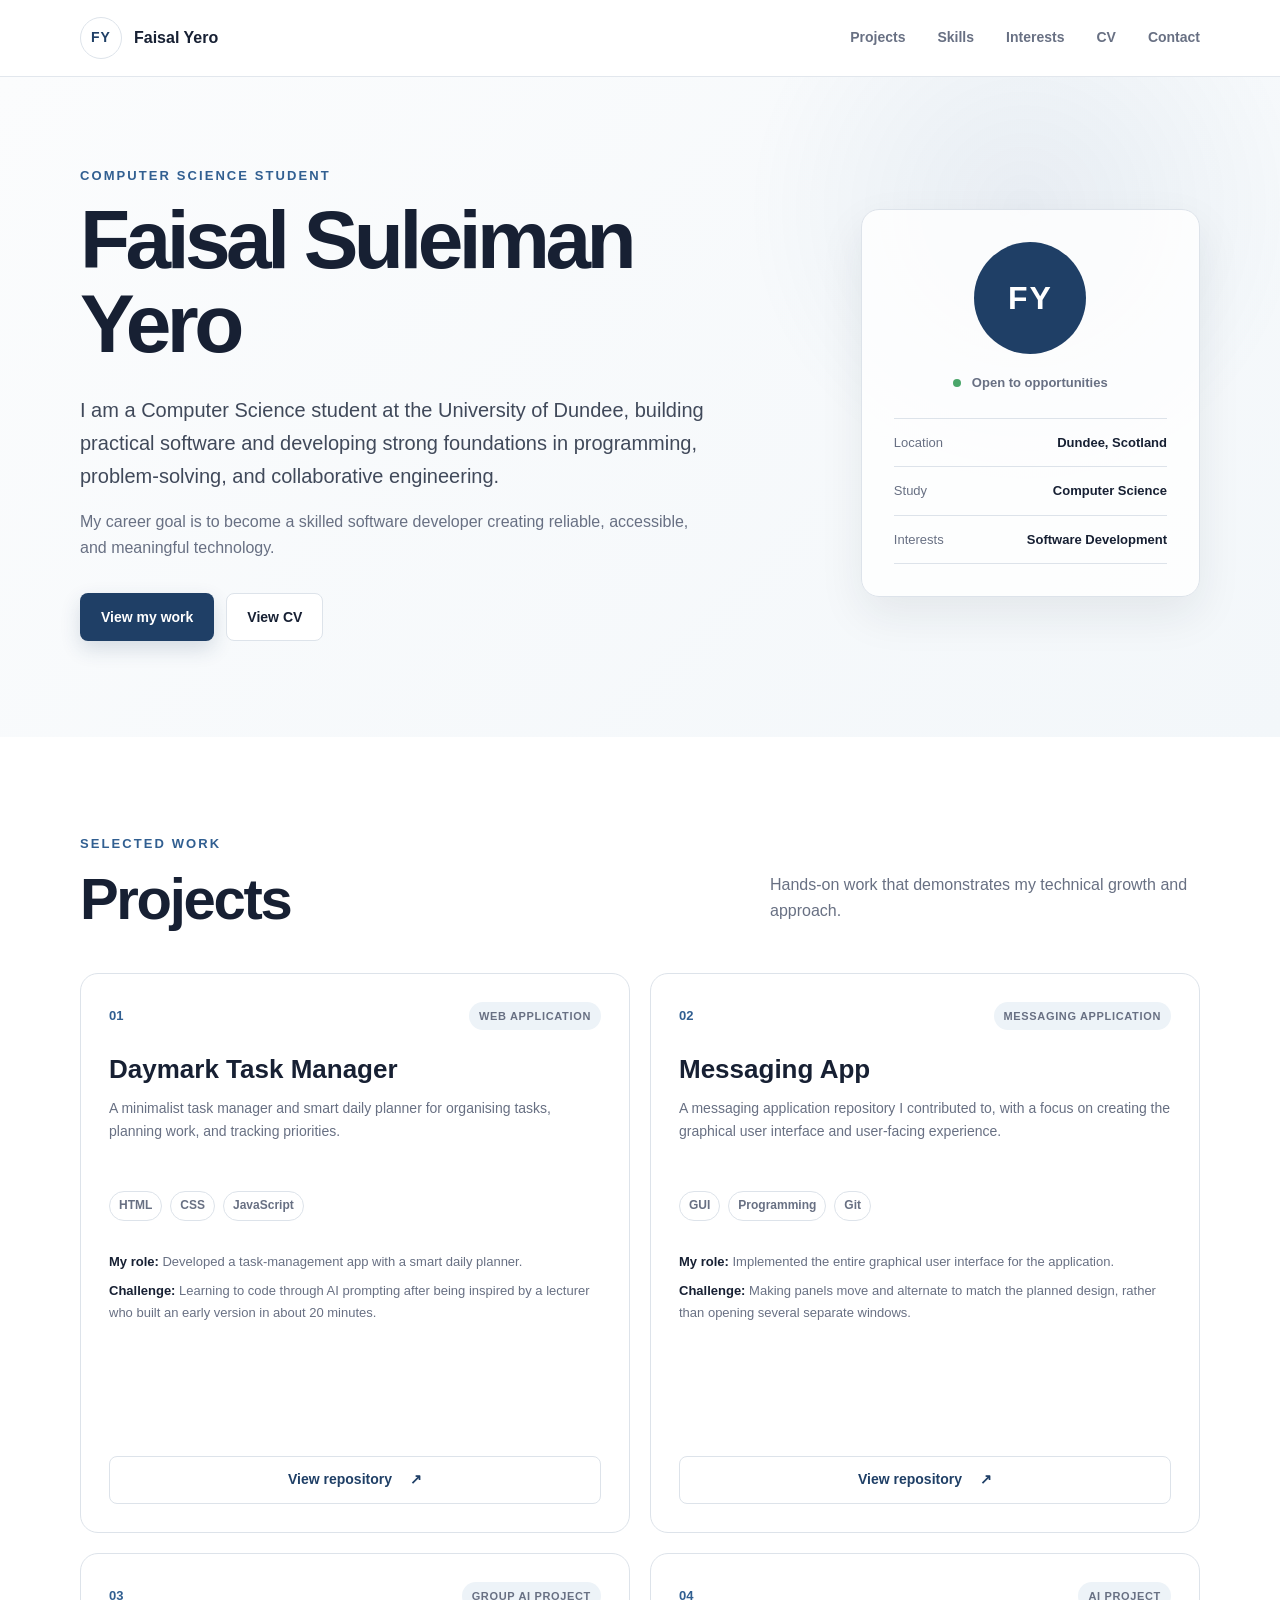
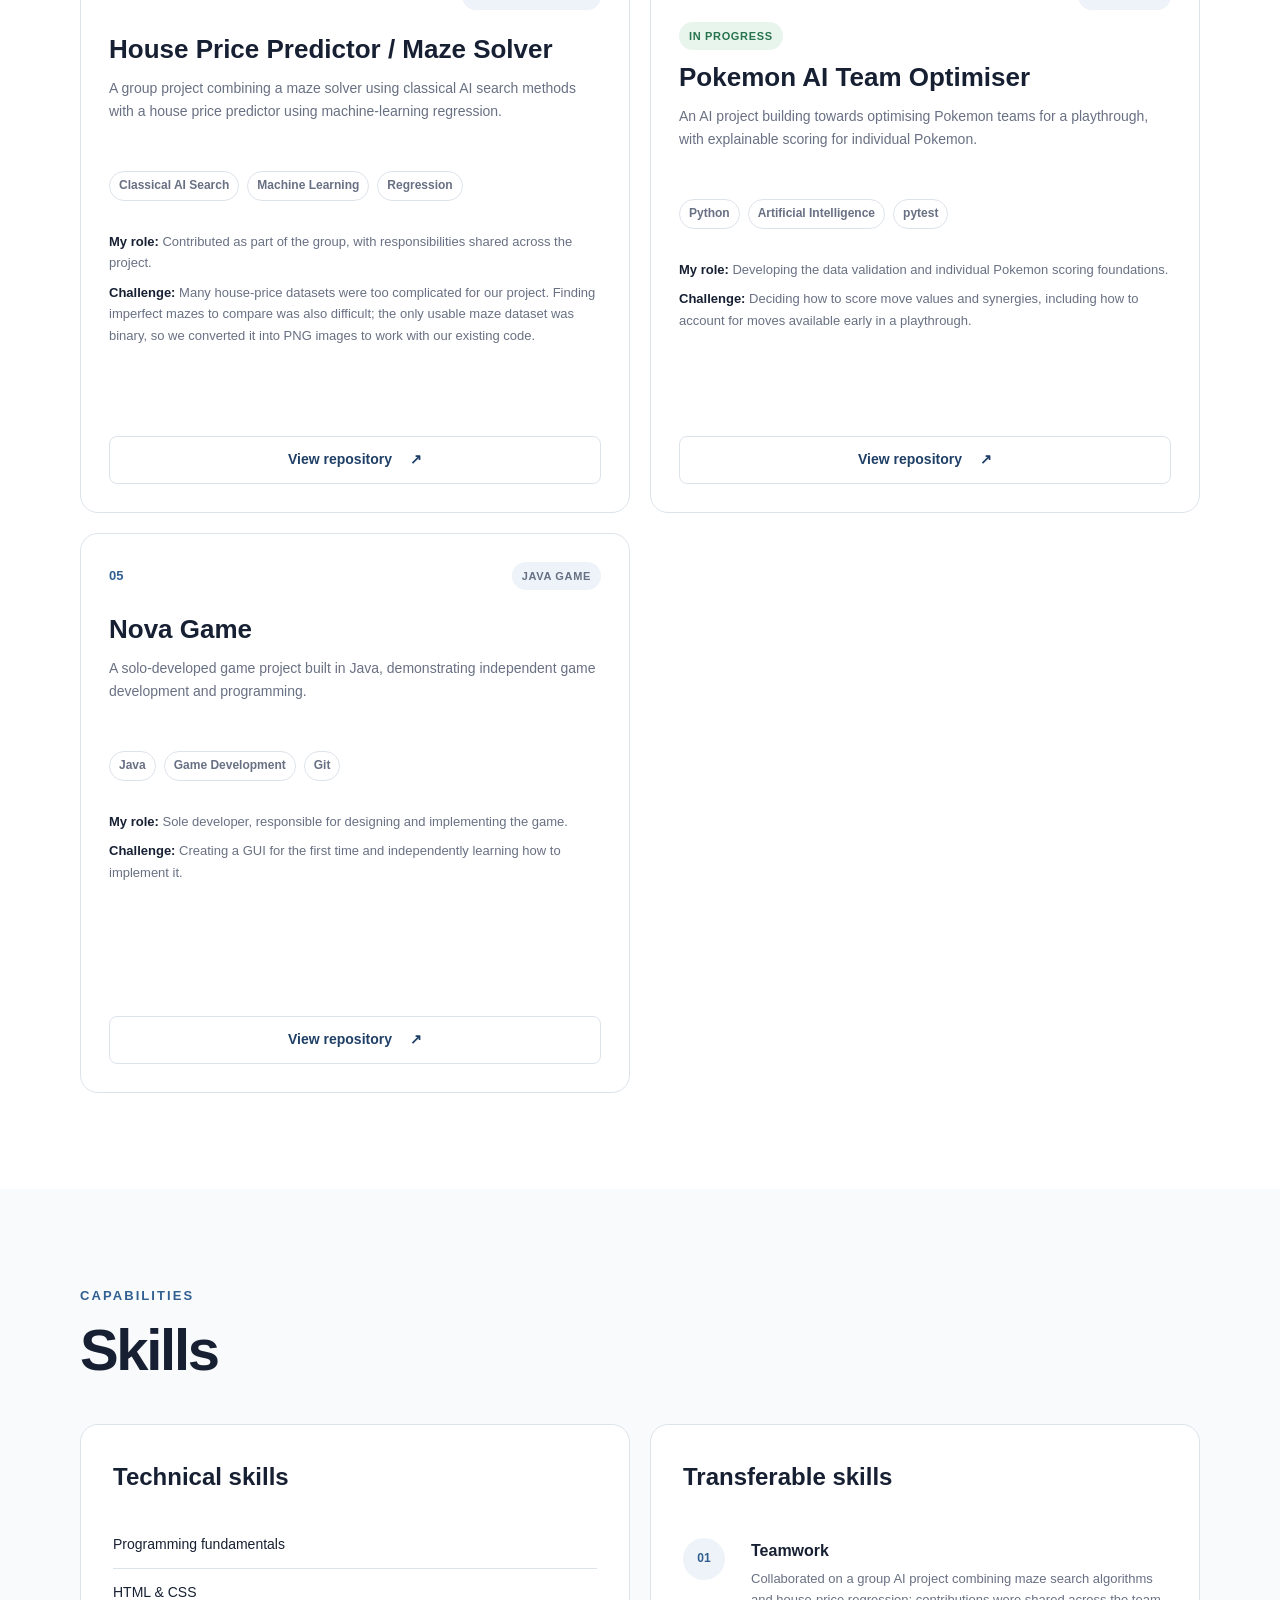
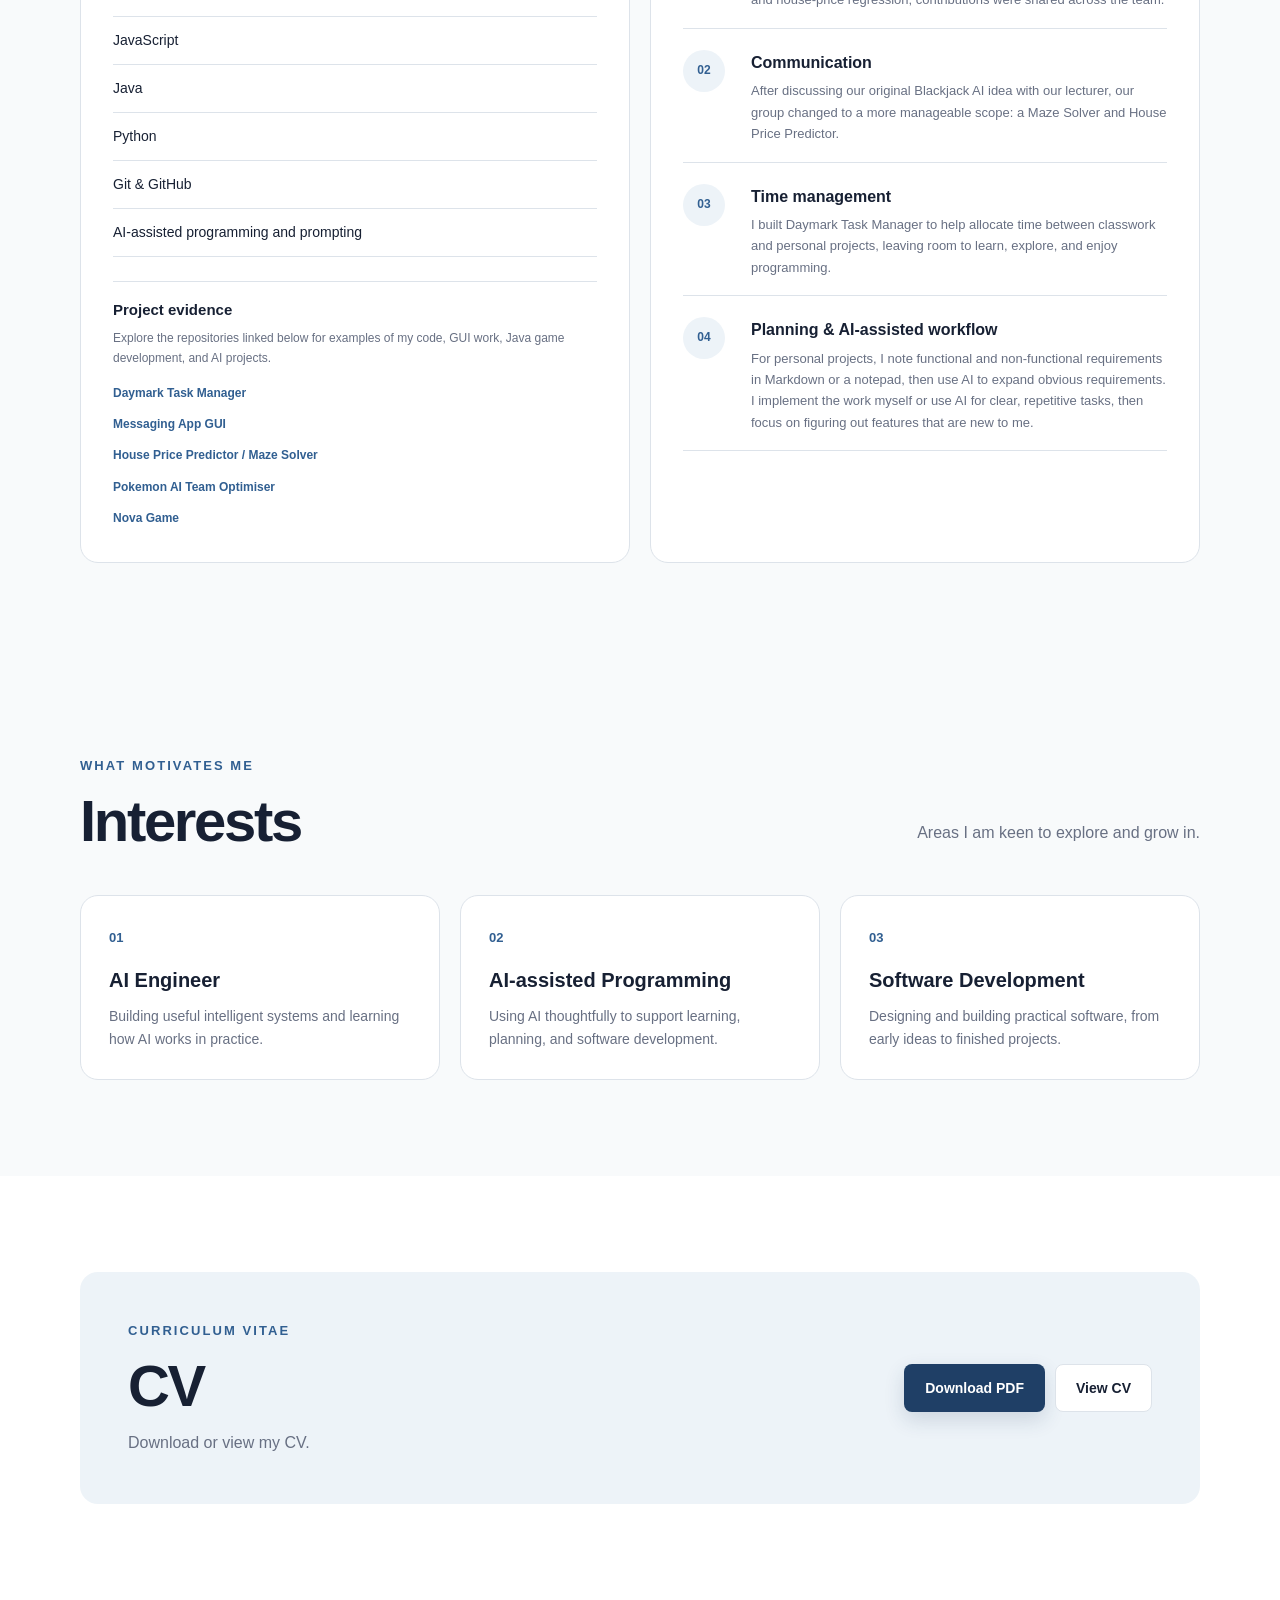
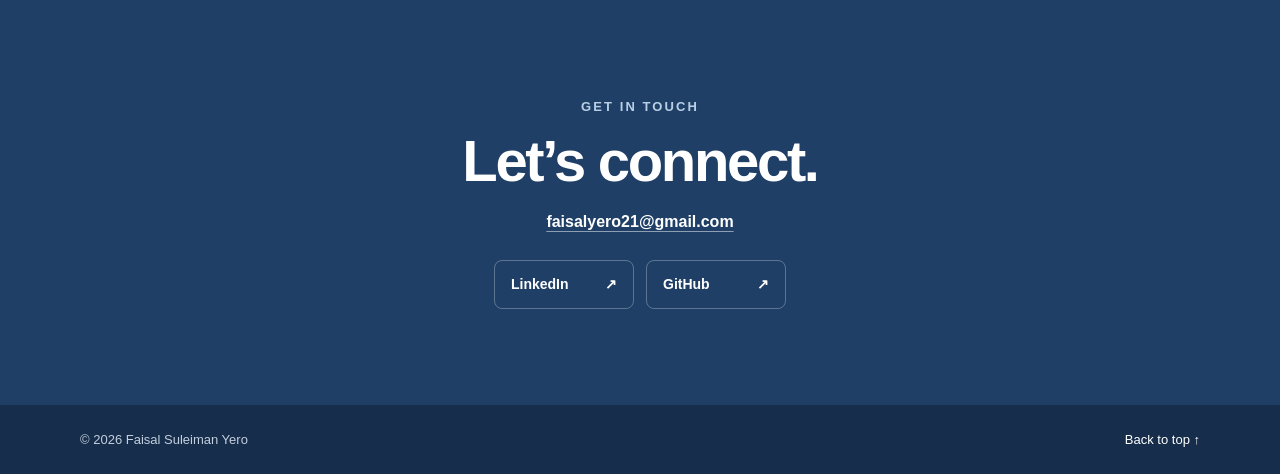
<file: index.html>
<!doctype html>
<html lang="en">
  <head>
    <meta charset="UTF-8" />
    <meta name="viewport" content="width=device-width, initial-scale=1.0" />
    <meta
      name="description"
      content="Portfolio of Faisal Suleiman Yero, Computer Science student at the University of Dundee."
    />
    <title>Faisal Suleiman Yero | Computer Science Portfolio</title>
    <link rel="stylesheet" href="styles.css" />
  </head>
  <body>
    <a class="skip-link" href="#main-content">Skip to main content</a>

    <header class="site-header">
      <nav class="nav container" aria-label="Primary navigation">
        <a class="brand" href="#home" aria-label="Go to homepage">
          <span class="brand-mark">FY</span>
          <span>Faisal Yero</span>
        </a>
        <button class="menu-button" type="button" aria-expanded="false" aria-controls="nav-links">
          <span class="sr-only">Toggle navigation</span>
          <span aria-hidden="true">Menu</span>
        </button>
        <div class="nav-links" id="nav-links">
          <a href="#projects">Projects</a>
          <a href="#skills">Skills</a>
          <a href="#interests">Interests</a>
          <a href="#cv">CV</a>
          <a href="#contact">Contact</a>
        </div>
      </nav>
    </header>

    <main id="main-content">
      <section class="hero" id="home">
        <div class="container hero-grid">
          <div class="hero-copy">
            <p class="eyebrow">Computer Science Student</p>
            <h1>Faisal Suleiman Yero</h1>
            <p class="hero-lead">
              I am a Computer Science student at the University of Dundee,
              building practical software and developing strong foundations in
              programming, problem-solving, and collaborative engineering.
            </p>
            <p class="hero-goal">
              My career goal is to become a skilled software developer creating
              reliable, accessible, and meaningful technology.
            </p>
            <div class="hero-actions">
              <a class="button button-primary" href="#projects">View my work</a>
              <a class="button button-secondary" href="#cv">View CV</a>
            </div>
          </div>

          <aside class="profile-card" aria-label="Profile summary">
            <div class="profile-avatar" aria-hidden="true">FY</div>
            <p class="profile-status"><span></span> Open to opportunities</p>
            <dl>
              <div>
                <dt>Location</dt>
                <dd>Dundee, Scotland</dd>
              </div>
              <div>
                <dt>Study</dt>
                <dd>Computer Science</dd>
              </div>
              <div>
                <dt>Interests</dt>
                <dd>Software Development</dd>
              </div>
            </dl>
          </aside>
        </div>
      </section>

      <section class="section" id="projects">
        <div class="container">
          <div class="section-heading">
            <div>
              <p class="eyebrow">Selected work</p>
              <h2>Projects</h2>
            </div>
            <p>Hands-on work that demonstrates my technical growth and approach.</p>
          </div>

          <div class="project-grid">
            <article class="project-card">
              <div class="project-top">
                <span class="project-number">01</span>
                <span class="project-type">Web Application</span>
              </div>
              <h3>Daymark Task Manager</h3>
              <p>
                A minimalist task manager and smart daily planner for organising
                tasks, planning work, and tracking priorities.
              </p>
              <ul class="tag-list" aria-label="Technologies used">
                <li>HTML</li>
                <li>CSS</li>
                <li>JavaScript</li>
              </ul>
              <div class="project-details">
                <p><strong>My role:</strong> Developed a task-management app with a smart daily planner.</p>
                <p><strong>Challenge:</strong> Learning to code through AI prompting after being inspired by a lecturer who built an early version in about 20 minutes.</p>
              </div>
              <button class="button button-project" type="button" data-url="https://github.com/faisalsyero/task-manager">
                View repository
                <span aria-hidden="true">↗</span>
              </button>
            </article>

            <article class="project-card">
              <div class="project-top">
                <span class="project-number">02</span>
                <span class="project-type">Messaging Application</span>
              </div>
              <h3>Messaging App</h3>
              <p>
                A messaging application repository I contributed to, with a focus
                on creating the graphical user interface and user-facing experience.
              </p>
              <ul class="tag-list" aria-label="Technologies used">
                <li>GUI</li>
                <li>Programming</li>
                <li>Git</li>
              </ul>
              <div class="project-details">
                <p><strong>My role:</strong> Implemented the entire graphical user interface for the application.</p>
                <p><strong>Challenge:</strong> Making panels move and alternate to match the planned design, rather than opening several separate windows.</p>
              </div>
              <button class="button button-project" type="button" data-url="https://github.com/jamesfinnon/messaging-app.git">
                View repository
                <span aria-hidden="true">↗</span>
              </button>
            </article>

            <article class="project-card">
              <div class="project-top">
                <span class="project-number">03</span>
                <span class="project-type">Group AI Project</span>
              </div>
              <h3>House Price Predictor / Maze Solver</h3>
              <p>
                A group project combining a maze solver using classical AI search
                methods with a house price predictor using machine-learning regression.
              </p>
              <ul class="tag-list" aria-label="Technologies used">
                <li>Classical AI Search</li>
                <li>Machine Learning</li>
                <li>Regression</li>
              </ul>
              <div class="project-details">
                <p><strong>My role:</strong> Contributed as part of the group, with responsibilities shared across the project.</p>
                <p><strong>Challenge:</strong> Many house-price datasets were too complicated for our project. Finding imperfect mazes to compare was also difficult; the only usable maze dataset was binary, so we converted it into PNG images to work with our existing code.</p>
              </div>
              <button class="button button-project" type="button" data-url="https://github.com/struanmckenzie/blackjack-ai.git">
                View repository
                <span aria-hidden="true">↗</span>
              </button>
            </article>

            <article class="project-card">
              <div class="project-top">
                <span class="project-number">04</span>
                <span class="project-type">AI Project</span>
              </div>
              <p class="project-status">In progress</p>
              <h3>Pokemon AI Team Optimiser</h3>
              <p>
                An AI project building towards optimising Pokemon teams for a
                playthrough, with explainable scoring for individual Pokemon.
              </p>
              <ul class="tag-list" aria-label="Technologies used">
                <li>Python</li>
                <li>Artificial Intelligence</li>
                <li>pytest</li>
              </ul>
              <div class="project-details">
                <p><strong>My role:</strong> Developing the data validation and individual Pokemon scoring foundations.</p>
                <p><strong>Challenge:</strong> Deciding how to score move values and synergies, including how to account for moves available early in a playthrough.</p>
              </div>
              <button class="button button-project" type="button" data-url="https://github.com/faisalsyero/pokemon-bestteam">
                View repository
                <span aria-hidden="true">↗</span>
              </button>
            </article>

            <article class="project-card">
              <div class="project-top">
                <span class="project-number">05</span>
                <span class="project-type">Java Game</span>
              </div>
              <h3>Nova Game</h3>
              <p>
                A solo-developed game project built in Java, demonstrating
                independent game development and programming.
              </p>
              <ul class="tag-list" aria-label="Technologies used">
                <li>Java</li>
                <li>Game Development</li>
                <li>Git</li>
              </ul>
              <div class="project-details">
                <p><strong>My role:</strong> Sole developer, responsible for designing and implementing the game.</p>
                <p><strong>Challenge:</strong> Creating a GUI for the first time and independently learning how to implement it.</p>
              </div>
              <button class="button button-project" type="button" data-url="https://github.com/faisalsyero/nova-game.git">
                View repository
                <span aria-hidden="true">↗</span>
              </button>
            </article>
          </div>
        </div>
      </section>

      <section class="section section-muted" id="skills">
        <div class="container">
          <div class="section-heading">
            <div>
              <p class="eyebrow">Capabilities</p>
              <h2>Skills</h2>
            </div>
          </div>

          <div class="skills-grid">
            <article class="skill-panel">
              <h3>Technical skills</h3>
              <ul class="skill-list">
                <li>
                  <span>Programming fundamentals</span>
                </li>
                <li>
                  <span>HTML &amp; CSS</span>
                </li>
                <li>
                  <span>JavaScript</span>
                </li>
                <li>
                  <span>Java</span>
                </li>
                <li>
                  <span>Python</span>
                </li>
                <li>
                  <span>Git &amp; GitHub</span>
                </li>
                <li>
                  <span>AI-assisted programming and prompting</span>
                </li>
              </ul>
              <div class="project-evidence">
                <h4>Project evidence</h4>
                <p>
                  Explore the repositories linked below for examples of my code,
                  GUI work, Java game development, and AI projects.
                </p>
                <ul>
                  <li><a href="https://github.com/faisalsyero/task-manager" target="_blank" rel="noopener noreferrer">Daymark Task Manager</a></li>
                  <li><a href="https://github.com/jamesfinnon/messaging-app" target="_blank" rel="noopener noreferrer">Messaging App GUI</a></li>
                  <li><a href="https://github.com/struanmckenzie/blackjack-ai" target="_blank" rel="noopener noreferrer">House Price Predictor / Maze Solver</a></li>
                  <li><a href="https://github.com/faisalsyero/pokemon-bestteam" target="_blank" rel="noopener noreferrer">Pokemon AI Team Optimiser</a></li>
                  <li><a href="https://github.com/faisalsyero/nova-game" target="_blank" rel="noopener noreferrer">Nova Game</a></li>
                </ul>
              </div>
            </article>

            <article class="skill-panel">
              <h3>Transferable skills</h3>
              <div class="transferable-list">
                <div>
                  <span class="skill-icon" aria-hidden="true">01</span>
                  <div>
                    <h4>Teamwork</h4>
                    <p>
                      Collaborated on a group AI project combining maze search
                      algorithms and house-price regression; contributions were
                      shared across the team.
                    </p>
                  </div>
                </div>
                <div>
                  <span class="skill-icon" aria-hidden="true">02</span>
                  <div>
                    <h4>Communication</h4>
                    <p>
                      After discussing our original Blackjack AI idea with our
                      lecturer, our group changed to a more manageable scope:
                      a Maze Solver and House Price Predictor.
                    </p>
                  </div>
                </div>
                <div>
                  <span class="skill-icon" aria-hidden="true">03</span>
                  <div>
                    <h4>Time management</h4>
                    <p>
                      I built Daymark Task Manager to help allocate time between
                      classwork and personal projects, leaving room to learn, explore,
                      and enjoy programming.
                    </p>
                  </div>
                </div>
                <div>
                  <span class="skill-icon" aria-hidden="true">04</span>
                  <div>
                    <h4>Planning &amp; AI-assisted workflow</h4>
                    <p>
                      For personal projects, I note functional and non-functional
                      requirements in Markdown or a notepad, then use AI to expand
                      obvious requirements. I implement the work myself or use AI
                      for clear, repetitive tasks, then focus on figuring out features
                      that are new to me.
                    </p>
                  </div>
                </div>
              </div>
            </article>
          </div>
        </div>
      </section>

      <section class="section section-muted interests-section" id="interests">
        <div class="container">
          <div class="section-heading">
            <div>
              <p class="eyebrow">What motivates me</p>
              <h2>Interests</h2>
            </div>
            <p>Areas I am keen to explore and grow in.</p>
          </div>
          <div class="interest-grid">
            <article class="interest-card">
              <span class="interest-number">01</span>
              <h3>AI Engineer</h3>
              <p>Building useful intelligent systems and learning how AI works in practice.</p>
            </article>
            <article class="interest-card">
              <span class="interest-number">02</span>
              <h3>AI-assisted Programming</h3>
              <p>Using AI thoughtfully to support learning, planning, and software development.</p>
            </article>
            <article class="interest-card">
              <span class="interest-number">03</span>
              <h3>Software Development</h3>
              <p>Designing and building practical software, from early ideas to finished projects.</p>
            </article>
          </div>
        </div>
      </section>

      <section class="section cv-section" id="cv">
        <div class="container cv-card">
          <div>
            <p class="eyebrow">Curriculum vitae</p>
            <h2>CV</h2>
            <p>Download or view my CV.</p>
          </div>
          <div class="cv-actions">
            <a class="button button-primary" id="cv-download" href="Employability%20CV.pdf" download>
              Download PDF
            </a>
            <a class="button button-secondary" id="cv-view" href="Employability%20CV.pdf" target="_blank" rel="noopener">
              View CV
            </a>
          </div>
        </div>
      </section>

      <section class="section contact-section" id="contact">
        <div class="container contact-content">
          <p class="eyebrow">Get in touch</p>
          <h2>Let’s connect.</h2>
          <p><a class="email-link" href="mailto:faisalyero21@gmail.com">faisalyero21@gmail.com</a></p>
          <div class="social-links">
            <a href="https://www.linkedin.com/in/faisal-yero-5b911a44b/" target="_blank" rel="noopener noreferrer">LinkedIn <span aria-hidden="true">↗</span></a>
            <a href="https://github.com/faisalsyero" target="_blank" rel="noopener noreferrer">GitHub <span aria-hidden="true">↗</span></a>
          </div>
        </div>
      </section>
    </main>

    <footer class="footer">
      <div class="container">
        <p>© <span id="year"></span> Faisal Suleiman Yero</p>
        <a href="#home">Back to top ↑</a>
      </div>
    </footer>

    <dialog class="project-dialog" id="project-dialog" aria-labelledby="dialog-title">
      <div class="dialog-header">
        <h2 id="dialog-title">Project preview</h2>
        <button class="dialog-close" type="button" aria-label="Close project preview">×</button>
      </div>
      <div class="dialog-body">
        <iframe id="project-frame" title="Project preview"></iframe>
      </div>
    </dialog>

    <dialog class="notice-dialog" id="notice-dialog">
      <div class="notice-content">
        <button class="dialog-close notice-close" type="button" aria-label="Close notice">×</button>
        <h2 id="notice-title">Add a file</h2>
        <p id="notice-message"></p>
        <button class="button button-primary notice-ok" type="button">Got it</button>
      </div>
    </dialog>

    <script src="script.js"></script>
  </body>
</html>
</file>
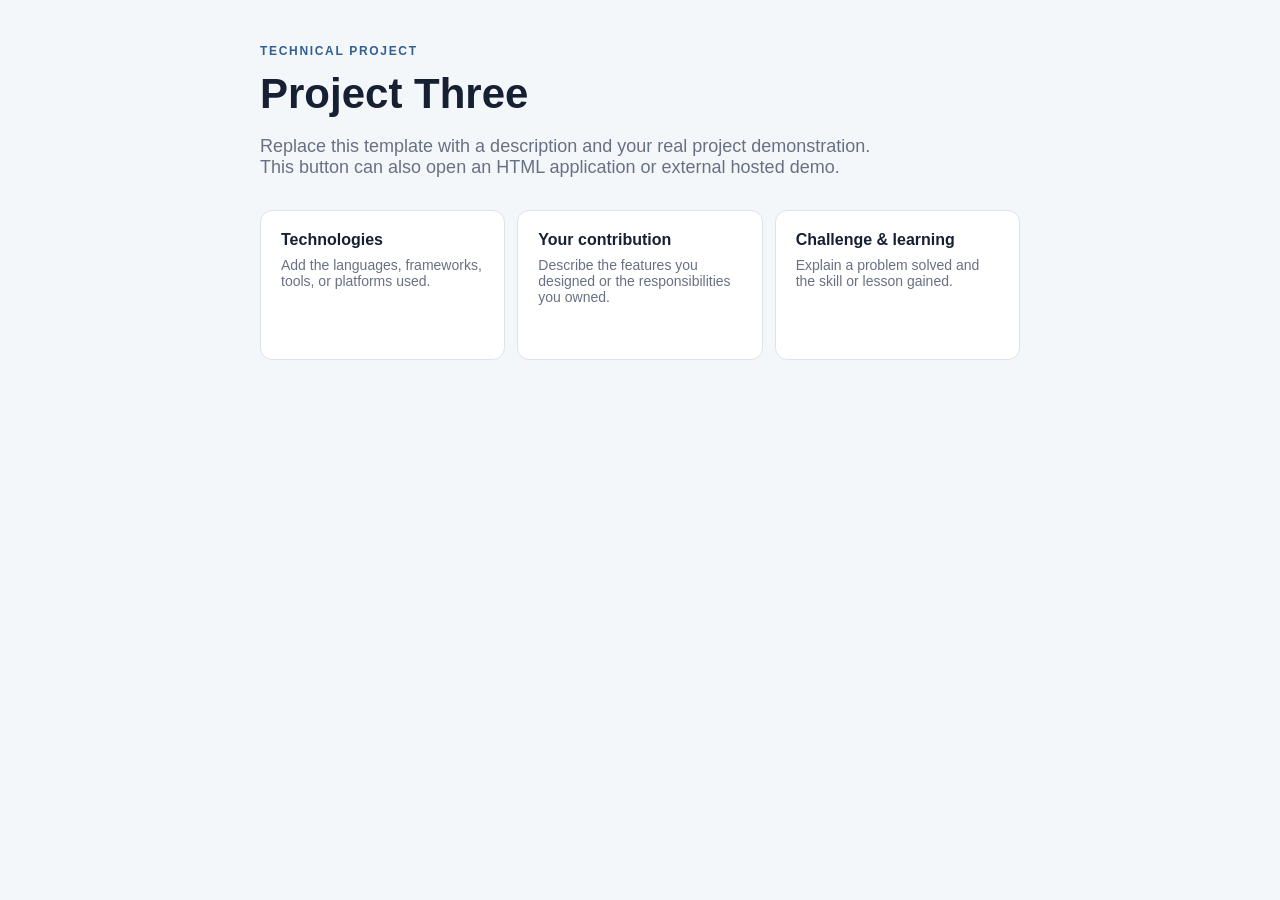
<file: projects/project-three.html>
<!doctype html>
<html lang="en">
  <head>
    <meta charset="UTF-8" />
    <meta name="viewport" content="width=device-width, initial-scale=1.0" />
    <title>Project Three</title>
    <style>
      :root { font-family: Inter, "Segoe UI", sans-serif; color: #172033; background: #f4f7fa; }
      * { box-sizing: border-box; }
      body { margin: 0; padding: 32px; }
      main { max-width: 760px; margin: auto; }
      .eyebrow { color: #315f91; font-size: 12px; font-weight: 800; letter-spacing: .14em; text-transform: uppercase; }
      h1 { margin: 8px 0 12px; font-size: 42px; }
      .summary { max-width: 620px; color: #687083; font-size: 18px; }
      .grid { display: grid; grid-template-columns: repeat(3, 1fr); gap: 12px; margin-top: 32px; }
      .panel { min-height: 150px; border: 1px solid #dde3ea; border-radius: 12px; padding: 20px; background: white; }
      .panel h2 { margin: 0 0 8px; font-size: 16px; }
      .panel p { margin: 0; color: #687083; font-size: 14px; }
      @media (max-width: 680px) { .grid { grid-template-columns: 1fr; } }
    </style>
  </head>
  <body>
    <main>
      <p class="eyebrow">Technical Project</p>
      <h1>Project Three</h1>
      <p class="summary">
        Replace this template with a description and your real project demonstration.
        This button can also open an HTML application or external hosted demo.
      </p>
      <div class="grid">
        <section class="panel">
          <h2>Technologies</h2>
          <p>Add the languages, frameworks, tools, or platforms used.</p>
        </section>
        <section class="panel">
          <h2>Your contribution</h2>
          <p>Describe the features you designed or the responsibilities you owned.</p>
        </section>
        <section class="panel">
          <h2>Challenge &amp; learning</h2>
          <p>Explain a problem solved and the skill or lesson gained.</p>
        </section>
      </div>
    </main>
  </body>
</html>
</file>
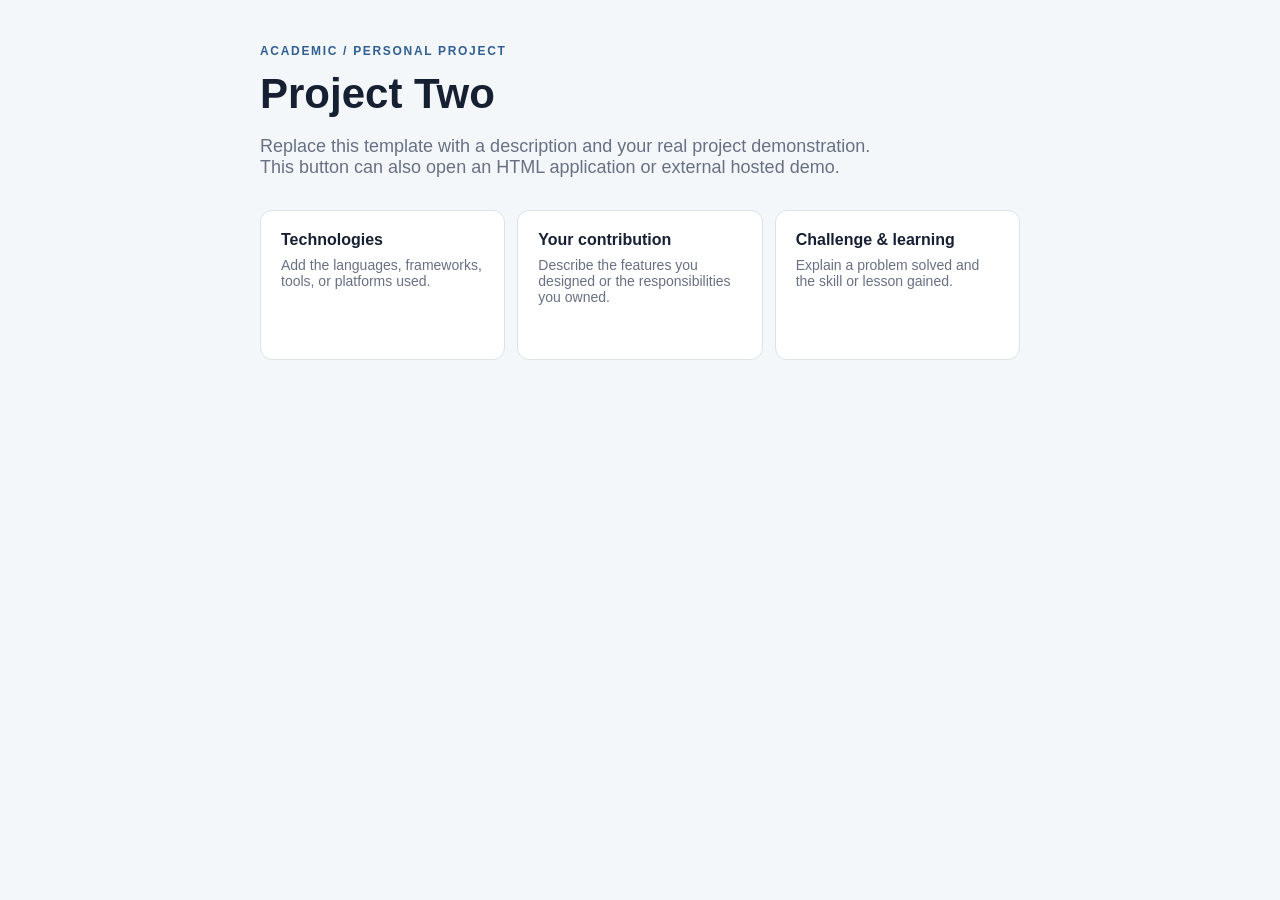
<file: projects/project-two.html>
<!doctype html>
<html lang="en">
  <head>
    <meta charset="UTF-8" />
    <meta name="viewport" content="width=device-width, initial-scale=1.0" />
    <title>Project Two</title>
    <style>
      :root { font-family: Inter, "Segoe UI", sans-serif; color: #172033; background: #f4f7fa; }
      * { box-sizing: border-box; }
      body { margin: 0; padding: 32px; }
      main { max-width: 760px; margin: auto; }
      .eyebrow { color: #315f91; font-size: 12px; font-weight: 800; letter-spacing: .14em; text-transform: uppercase; }
      h1 { margin: 8px 0 12px; font-size: 42px; }
      .summary { max-width: 620px; color: #687083; font-size: 18px; }
      .grid { display: grid; grid-template-columns: repeat(3, 1fr); gap: 12px; margin-top: 32px; }
      .panel { min-height: 150px; border: 1px solid #dde3ea; border-radius: 12px; padding: 20px; background: white; }
      .panel h2 { margin: 0 0 8px; font-size: 16px; }
      .panel p { margin: 0; color: #687083; font-size: 14px; }
      @media (max-width: 680px) { .grid { grid-template-columns: 1fr; } }
    </style>
  </head>
  <body>
    <main>
      <p class="eyebrow">Academic / Personal Project</p>
      <h1>Project Two</h1>
      <p class="summary">
        Replace this template with a description and your real project demonstration.
        This button can also open an HTML application or external hosted demo.
      </p>
      <div class="grid">
        <section class="panel">
          <h2>Technologies</h2>
          <p>Add the languages, frameworks, tools, or platforms used.</p>
        </section>
        <section class="panel">
          <h2>Your contribution</h2>
          <p>Describe the features you designed or the responsibilities you owned.</p>
        </section>
        <section class="panel">
          <h2>Challenge &amp; learning</h2>
          <p>Explain a problem solved and the skill or lesson gained.</p>
        </section>
      </div>
    </main>
  </body>
</html>
</file>
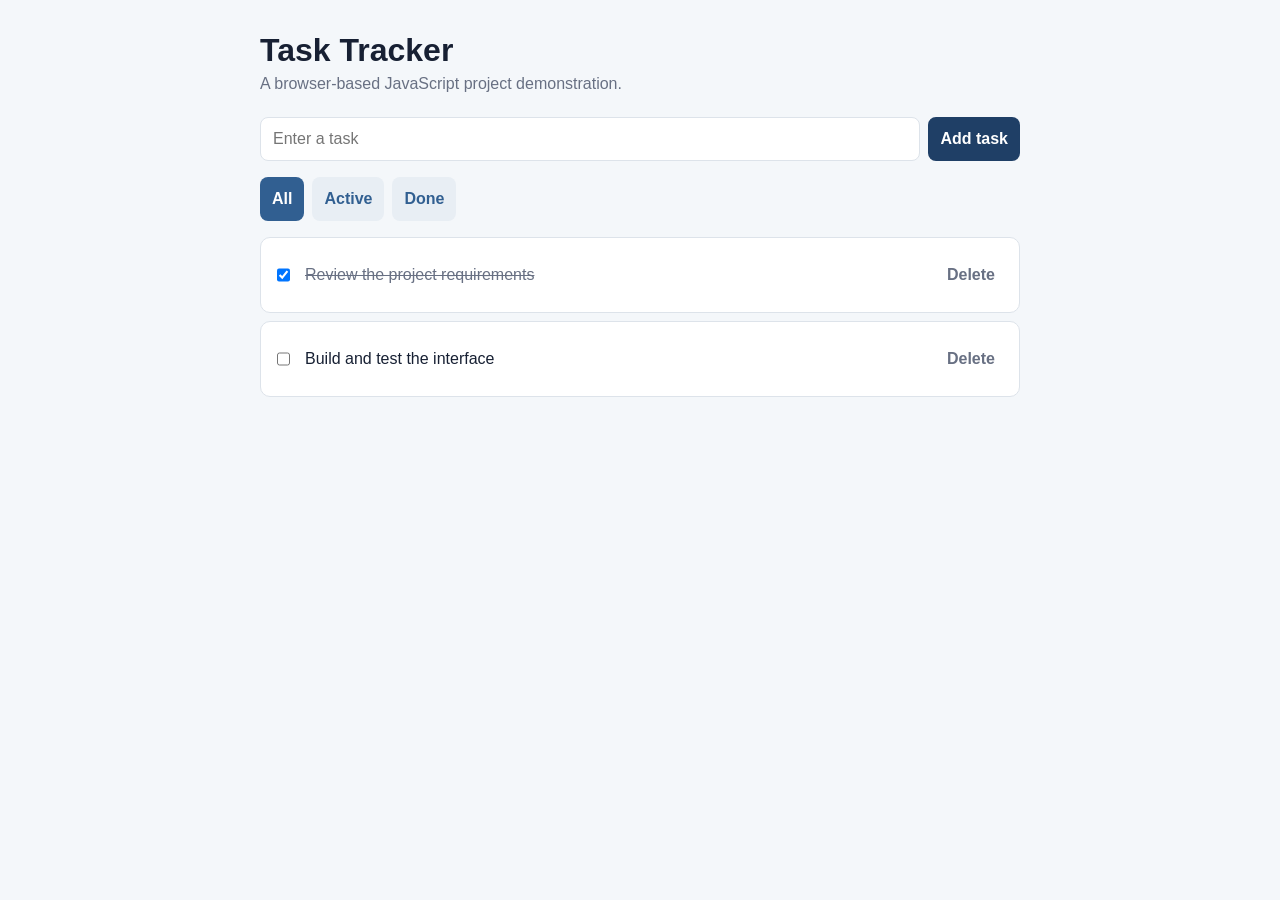
<file: projects/task-tracker.html>
<!doctype html>
<html lang="en">
  <head>
    <meta charset="UTF-8" />
    <meta name="viewport" content="width=device-width, initial-scale=1.0" />
    <title>Task Tracker</title>
    <style>
      :root { font-family: Inter, "Segoe UI", sans-serif; color: #172033; background: #f4f7fa; }
      * { box-sizing: border-box; }
      body { margin: 0; padding: 32px; }
      main { max-width: 760px; margin: auto; }
      h1 { margin: 0 0 6px; }
      .intro { margin: 0 0 24px; color: #687083; }
      .composer { display: grid; grid-template-columns: 1fr auto; gap: 8px; }
      input, button, select { min-height: 44px; border: 1px solid #dde3ea; border-radius: 8px; padding: 10px 12px; font: inherit; }
      button { border: 0; background: #1f3f66; color: white; font-weight: 700; cursor: pointer; }
      .filters { display: flex; gap: 8px; margin: 16px 0; }
      .filters button { background: #e8eef4; color: #315f91; }
      .filters button.active { background: #315f91; color: white; }
      ul { display: grid; gap: 8px; margin: 0; padding: 0; list-style: none; }
      li { display: grid; grid-template-columns: auto 1fr auto; align-items: center; gap: 12px; border: 1px solid #dde3ea; border-radius: 10px; padding: 12px; background: white; }
      li.done span { color: #687083; text-decoration: line-through; }
      li button { background: transparent; color: #687083; min-height: 36px; }
      .empty { display: block; border: 0; text-align: center; color: #687083; background: transparent; }
    </style>
  </head>
  <body>
    <main>
      <h1>Task Tracker</h1>
      <p class="intro">A browser-based JavaScript project demonstration.</p>
      <form class="composer" id="task-form">
        <input id="task-input" aria-label="New task" placeholder="Enter a task" required />
        <button type="submit">Add task</button>
      </form>
      <div class="filters" aria-label="Filter tasks">
        <button class="active" type="button" data-filter="all">All</button>
        <button type="button" data-filter="active">Active</button>
        <button type="button" data-filter="done">Done</button>
      </div>
      <ul id="task-list" aria-live="polite"></ul>
    </main>
    <script>
      const form = document.querySelector("#task-form");
      const input = document.querySelector("#task-input");
      const list = document.querySelector("#task-list");
      const filterButtons = document.querySelectorAll("[data-filter]");
      let filter = "all";
      let tasks = [
        { id: 1, text: "Review the project requirements", done: true },
        { id: 2, text: "Build and test the interface", done: false }
      ];

      function render() {
        const visible = tasks.filter((task) =>
          filter === "all" || (filter === "done" ? task.done : !task.done)
        );
        list.innerHTML = "";
        if (!visible.length) {
          list.innerHTML = '<li class="empty">No tasks to show.</li>';
          return;
        }
        visible.forEach((task) => {
          const item = document.createElement("li");
          item.className = task.done ? "done" : "";
          const checkbox = document.createElement("input");
          checkbox.type = "checkbox";
          checkbox.checked = task.done;
          checkbox.setAttribute("aria-label", `Complete ${task.text}`);
          const label = document.createElement("span");
          label.textContent = task.text;
          const deleteButton = document.createElement("button");
          deleteButton.type = "button";
          deleteButton.textContent = "Delete";
          deleteButton.setAttribute("aria-label", `Delete ${task.text}`);
          item.append(checkbox, label, deleteButton);
          checkbox.addEventListener("change", (event) => {
            task.done = event.target.checked;
            render();
          });
          deleteButton.addEventListener("click", () => {
            tasks = tasks.filter((candidate) => candidate.id !== task.id);
            render();
          });
          list.append(item);
        });
      }

      form.addEventListener("submit", (event) => {
        event.preventDefault();
        const text = input.value.trim();
        if (!text) {
          input.setCustomValidity("Enter a task name, not just spaces.");
          input.reportValidity();
          return;
        }
        input.setCustomValidity("");
        tasks.push({ id: Date.now(), text, done: false });
        input.value = "";
        render();
      });

      input.addEventListener("input", () => {
        input.setCustomValidity("");
      });

      filterButtons.forEach((button) => {
        button.addEventListener("click", () => {
          filter = button.dataset.filter;
          filterButtons.forEach((candidate) => candidate.classList.remove("active"));
          button.classList.add("active");
          render();
        });
      });

      render();
    </script>
  </body>
</html>
</file>
<file: styles.css>
:root {
  --ink: #172033;
  --muted: #687083;
  --paper: #f8fafb;
  --white: #ffffff;
  --line: #dde3ea;
  --navy: #1f3f66;
  --blue: #315f91;
  --soft-blue: #edf3f8;
  --accent: #dcaa57;
  --radius: 18px;
  --shadow: 0 18px 45px rgba(23, 32, 51, 0.08);
}

* {
  box-sizing: border-box;
}

html {
  scroll-behavior: smooth;
}

body {
  margin: 0;
  font-family: Inter, "Segoe UI", Arial, sans-serif;
  color: var(--ink);
  background: var(--white);
  line-height: 1.65;
}

body.dialog-open {
  overflow: hidden;
}

.container {
  width: min(1120px, calc(100% - 48px));
  margin-inline: auto;
}

.skip-link {
  position: absolute;
  left: 16px;
  top: -60px;
  z-index: 100;
  padding: 10px 16px;
  background: var(--ink);
  color: var(--white);
}

.skip-link:focus {
  top: 16px;
}

.sr-only {
  position: absolute;
  width: 1px;
  height: 1px;
  padding: 0;
  margin: -1px;
  overflow: hidden;
  clip: rect(0, 0, 0, 0);
  white-space: nowrap;
  border: 0;
}

.site-header {
  position: sticky;
  top: 0;
  z-index: 20;
  background: rgba(255, 255, 255, 0.96);
  border-bottom: 1px solid rgba(221, 227, 234, 0.85);
  backdrop-filter: blur(12px);
}

.nav {
  min-height: 76px;
  display: flex;
  align-items: center;
  justify-content: space-between;
}

.brand {
  display: flex;
  align-items: center;
  gap: 12px;
  color: var(--ink);
  font-weight: 750;
  text-decoration: none;
}

.brand-mark {
  display: grid;
  place-items: center;
  width: 42px;
  height: 42px;
  border: 1px solid var(--line);
  border-radius: 50%;
  color: var(--navy);
  font-size: 14px;
  letter-spacing: 0.08em;
}

.nav-links {
  display: flex;
  gap: 32px;
}

.nav-links a {
  color: var(--muted);
  font-size: 14px;
  font-weight: 700;
  text-decoration: none;
}

.nav-links a:hover,
.nav-links a:focus-visible {
  color: var(--navy);
}

.menu-button {
  display: none;
  border: 0;
  background: transparent;
  color: var(--ink);
  font: inherit;
  font-weight: 700;
}

.hero {
  padding: 88px 0 96px;
  background:
    radial-gradient(circle at 80% 20%, rgba(49, 95, 145, 0.08), transparent 24%),
    linear-gradient(135deg, #fbfcfd 0%, #f3f7fa 100%);
}

.hero-grid {
  display: grid;
  grid-template-columns: minmax(0, 1.55fr) minmax(260px, 0.75fr);
  align-items: center;
  gap: 80px;
}

.eyebrow {
  margin: 0 0 12px;
  color: var(--blue);
  font-size: 13px;
  font-weight: 800;
  letter-spacing: 0.16em;
  text-transform: uppercase;
}

.hero h1 {
  max-width: 720px;
  margin: 0;
  color: var(--ink);
  font-size: clamp(48px, 7vw, 82px);
  line-height: 1.02;
  letter-spacing: -0.055em;
}

.hero-lead {
  max-width: 680px;
  margin: 28px 0 8px;
  color: #40495a;
  font-size: 20px;
}

.hero-goal {
  max-width: 620px;
  color: var(--muted);
}

.hero-actions {
  display: flex;
  gap: 12px;
  margin-top: 32px;
}

.button {
  min-height: 48px;
  display: inline-flex;
  align-items: center;
  justify-content: center;
  gap: 18px;
  border: 1px solid transparent;
  border-radius: 8px;
  padding: 11px 20px;
  font: inherit;
  font-size: 14px;
  font-weight: 800;
  text-decoration: none;
  cursor: pointer;
  transition: 160ms ease;
}

.button-primary {
  background: var(--navy);
  color: var(--white);
  box-shadow: 0 8px 20px rgba(31, 63, 102, 0.16);
}

.button-primary:hover,
.button-primary:focus-visible {
  background: #173452;
  transform: translateY(-2px);
}

.button-secondary {
  border-color: var(--line);
  background: var(--white);
  color: var(--ink);
}

.button-secondary:hover,
.button-secondary:focus-visible {
  border-color: var(--blue);
  color: var(--navy);
}

.profile-card {
  border: 1px solid var(--line);
  border-radius: var(--radius);
  padding: 32px;
  background: rgba(255, 255, 255, 0.82);
  box-shadow: var(--shadow);
}

.profile-avatar {
  width: 112px;
  height: 112px;
  display: grid;
  place-items: center;
  margin: 0 auto 18px;
  border-radius: 50%;
  background: var(--navy);
  color: var(--white);
  font-size: 32px;
  font-weight: 800;
  letter-spacing: 0.06em;
}

.profile-status {
  text-align: center;
  color: var(--muted);
  font-size: 13px;
  font-weight: 700;
}

.profile-status span {
  display: inline-block;
  width: 8px;
  height: 8px;
  margin-right: 7px;
  border-radius: 50%;
  background: #4aa66a;
}

.profile-card dl {
  margin: 24px 0 0;
  border-top: 1px solid var(--line);
}

.profile-card dl div {
  display: flex;
  justify-content: space-between;
  gap: 16px;
  border-bottom: 1px solid var(--line);
  padding: 13px 0;
  font-size: 13px;
}

.profile-card dt {
  color: var(--muted);
}

.profile-card dd {
  margin: 0;
  text-align: right;
  font-weight: 750;
}

.section {
  padding: 96px 0;
  scroll-margin-top: 76px;
}

.section-heading {
  display: flex;
  align-items: end;
  justify-content: space-between;
  gap: 32px;
  margin-bottom: 42px;
}

.section-heading h2,
.cv-card h2,
.contact-content h2 {
  margin: 0;
  font-size: clamp(38px, 5vw, 58px);
  line-height: 1.1;
  letter-spacing: -0.04em;
}

.section-heading > p {
  max-width: 430px;
  margin: 0 0 6px;
  color: var(--muted);
}

.project-grid {
  display: grid;
  grid-template-columns: repeat(2, 1fr);
  gap: 20px;
}

.project-card {
  min-height: 560px;
  display: flex;
  flex-direction: column;
  border: 1px solid var(--line);
  border-radius: var(--radius);
  padding: 28px;
  background: var(--white);
  transition: 180ms ease;
}

.project-card:hover {
  transform: translateY(-5px);
  box-shadow: var(--shadow);
  border-color: #cbd5df;
}

.project-top {
  display: flex;
  justify-content: space-between;
  align-items: center;
  margin-bottom: 24px;
}

.project-number {
  color: var(--blue);
  font-size: 13px;
  font-weight: 800;
}

.project-type {
  border-radius: 999px;
  padding: 5px 10px;
  background: var(--soft-blue);
  color: var(--muted);
  font-size: 11px;
  font-weight: 800;
  text-transform: uppercase;
  letter-spacing: 0.06em;
}

.project-card h3 {
  margin: 0 0 12px;
  font-size: 26px;
  line-height: 1.2;
}

.project-card > p {
  min-height: 78px;
  margin: 0 0 16px;
  color: var(--muted);
  font-size: 14px;
}

.project-card > .project-status {
  width: fit-content;
  min-height: 0;
  margin: -12px 0 12px;
  border-radius: 999px;
  padding: 5px 10px;
  background: #e8f5ed;
  color: #26734d;
  font-size: 11px;
  font-weight: 800;
  letter-spacing: 0.06em;
  text-transform: uppercase;
}

.tag-list {
  display: flex;
  flex-wrap: wrap;
  gap: 8px;
  margin: 0 0 22px;
  padding: 0;
  list-style: none;
}

.tag-list li {
  border: 1px solid var(--line);
  border-radius: 999px;
  padding: 4px 9px;
  color: var(--muted);
  font-size: 12px;
  font-weight: 700;
}

.project-details {
  margin-bottom: 24px;
  color: var(--muted);
  font-size: 13px;
}

.project-details p {
  margin: 8px 0;
}

.project-details strong {
  color: var(--ink);
}

.button-project {
  width: 100%;
  margin-top: auto;
  border-color: var(--line);
  background: var(--white);
  color: var(--navy);
}

.button-project:hover,
.button-project:focus-visible {
  border-color: var(--navy);
  background: var(--navy);
  color: var(--white);
}

.section-muted {
  background: var(--paper);
}

.skills-grid {
  display: grid;
  grid-template-columns: 1fr 1fr;
  gap: 20px;
}

.skill-panel {
  border: 1px solid var(--line);
  border-radius: var(--radius);
  padding: 32px;
  background: var(--white);
}

.skill-panel h3 {
  margin: 0 0 24px;
  font-size: 24px;
}

.skill-list {
  margin: 0 0 24px;
  padding: 0;
  list-style: none;
}

.skill-list li {
  border-bottom: 1px solid var(--line);
  padding: 12px 0;
  font-size: 14px;
}

.project-evidence {
  border-top: 1px solid var(--line);
  padding-top: 16px;
}

.project-evidence h4 {
  margin: 0 0 6px;
  font-size: 15px;
}

.project-evidence p {
  margin: 0 0 10px;
  color: var(--muted);
  font-size: 12px;
}

.project-evidence ul {
  display: grid;
  gap: 5px;
  margin: 0;
  padding: 0;
  list-style: none;
}

.project-evidence a {
  color: var(--blue);
  font-size: 12px;
  font-weight: 750;
  text-decoration: none;
}

.project-evidence a:hover,
.project-evidence a:focus-visible {
  text-decoration: underline;
}

.transferable-list {
  display: grid;
  gap: 4px;
}

.transferable-list > div {
  display: grid;
  grid-template-columns: 52px 1fr;
  gap: 16px;
  border-bottom: 1px solid var(--line);
  padding: 17px 0;
}

.skill-icon {
  width: 42px;
  height: 42px;
  display: grid;
  place-items: center;
  border-radius: 50%;
  background: var(--soft-blue);
  color: var(--blue);
  font-size: 12px;
  font-weight: 800;
}

.transferable-list h4 {
  margin: 0 0 4px;
  font-size: 16px;
}

.transferable-list p {
  margin: 0;
  color: var(--muted);
  font-size: 13px;
}

.interests-section {
  background: var(--paper);
}

.interest-grid {
  display: grid;
  grid-template-columns: repeat(3, 1fr);
  gap: 20px;
}

.interest-card {
  border: 1px solid var(--line);
  border-radius: var(--radius);
  padding: 28px;
  background: var(--white);
}

.interest-number {
  color: var(--blue);
  font-size: 13px;
  font-weight: 800;
}

.interest-card h3 {
  margin: 14px 0 8px;
  font-size: 20px;
}

.interest-card p {
  margin: 0;
  color: var(--muted);
  font-size: 14px;
}

.cv-section {
  background: var(--white);
}

.cv-card {
  display: grid;
  grid-template-columns: 1fr auto;
  align-items: center;
  gap: 48px;
  border-radius: var(--radius);
  padding: 48px;
  background: var(--soft-blue);
}

.cv-card h2 {
  margin-bottom: 12px;
}

.cv-card p:not(.eyebrow) {
  max-width: 610px;
  margin: 0;
  color: var(--muted);
}

.cv-actions {
  display: flex;
  gap: 10px;
}

.contact-section {
  background: var(--navy);
  color: var(--white);
  text-align: center;
}

.contact-section .eyebrow {
  color: #b9cfe6;
}

.contact-content > p:not(.eyebrow) {
  margin: 16px 0 24px;
  color: #d0dae6;
}

.email-link {
  color: var(--white);
  font-weight: 750;
  text-decoration-color: rgba(255, 255, 255, 0.5);
  text-underline-offset: 4px;
}

.social-links {
  display: flex;
  justify-content: center;
  gap: 12px;
}

.social-links a {
  min-width: 140px;
  display: flex;
  justify-content: space-between;
  border: 1px solid rgba(255, 255, 255, 0.28);
  border-radius: 8px;
  padding: 12px 16px;
  color: var(--white);
  font-size: 14px;
  font-weight: 800;
  text-decoration: none;
}

.social-links a:hover,
.social-links a:focus-visible {
  background: var(--white);
  color: var(--navy);
}

.footer {
  padding: 24px 0;
  background: #162e4b;
  color: #c3cede;
  font-size: 13px;
}

.footer .container {
  display: flex;
  justify-content: space-between;
  align-items: center;
}

.footer p {
  margin: 0;
}

.footer a {
  color: var(--white);
  text-decoration: none;
}

.project-dialog,
.notice-dialog {
  border: 0;
  padding: 0;
  background: var(--white);
  color: var(--ink);
  box-shadow: 0 24px 80px rgba(14, 29, 48, 0.28);
}

.project-dialog {
  width: min(1100px, calc(100% - 32px));
  height: min(760px, calc(100% - 32px));
  border-radius: 14px;
}

.project-dialog::backdrop,
.notice-dialog::backdrop {
  background: rgba(12, 24, 38, 0.72);
  backdrop-filter: blur(5px);
}

.dialog-header {
  height: 64px;
  display: flex;
  align-items: center;
  justify-content: space-between;
  border-bottom: 1px solid var(--line);
  padding: 0 18px 0 24px;
}

.dialog-header h2 {
  margin: 0;
  font-size: 18px;
}

.dialog-close {
  width: 38px;
  height: 38px;
  border: 1px solid var(--line);
  border-radius: 50%;
  background: var(--white);
  color: var(--ink);
  font: inherit;
  font-size: 24px;
  line-height: 1;
  cursor: pointer;
}

.dialog-body,
.dialog-body iframe {
  width: 100%;
  height: calc(100% - 64px);
}

.dialog-body iframe {
  display: block;
  border: 0;
  background: var(--white);
}

.notice-dialog {
  width: min(460px, calc(100% - 32px));
  border-radius: 14px;
}

.notice-content {
  position: relative;
  padding: 34px;
}

.notice-close {
  position: absolute;
  right: 18px;
  top: 18px;
}

.notice-content h2 {
  margin: 0 46px 10px 0;
  font-size: 24px;
}

.notice-content p {
  margin: 0 0 22px;
  color: var(--muted);
}

@media (max-width: 900px) {
  .hero-grid,
  .skills-grid,
  .interest-grid {
    grid-template-columns: 1fr;
  }

  .profile-card {
    max-width: 420px;
  }

  .cv-card {
    grid-template-columns: 1fr;
  }
}

@media (max-width: 680px) {
  .container {
    width: min(100% - 32px, 1120px);
  }

  .nav {
    min-height: 68px;
  }

  .menu-button {
    display: block;
  }

  .nav-links {
    position: absolute;
    left: 16px;
    right: 16px;
    top: 68px;
    display: none;
    flex-direction: column;
    gap: 0;
    border: 1px solid var(--line);
    border-radius: 12px;
    padding: 8px;
    background: var(--white);
    box-shadow: var(--shadow);
  }

  .nav-links.open {
    display: flex;
  }

  .nav-links a {
    padding: 12px;
  }

  .hero {
    padding: 56px 0 64px;
  }

  .hero-grid {
    gap: 42px;
  }

  .hero h1 {
    font-size: 48px;
  }

  .hero-lead {
    font-size: 17px;
  }

  .hero-actions,
  .cv-actions,
  .social-links {
    flex-direction: column;
  }

  .hero-actions .button,
  .cv-actions .button,
  .social-links a {
    width: 100%;
  }

  .section {
    padding: 68px 0;
  }

  .section-heading {
    align-items: start;
    flex-direction: column;
  }

  .project-grid {
    grid-template-columns: 1fr;
  }

  .project-card,
  .project-card:last-child {
    grid-column: auto;
  }

  .project-card {
    min-height: 520px;
  }

  .skill-panel,
  .profile-card,
  .cv-card {
    padding: 24px;
  }

  .footer .container {
    gap: 16px;
  }
}

@media (prefers-reduced-motion: reduce) {
  html {
    scroll-behavior: auto;
  }

  *,
  *::before,
  *::after {
    transition: none !important;
  }
}
</file>
